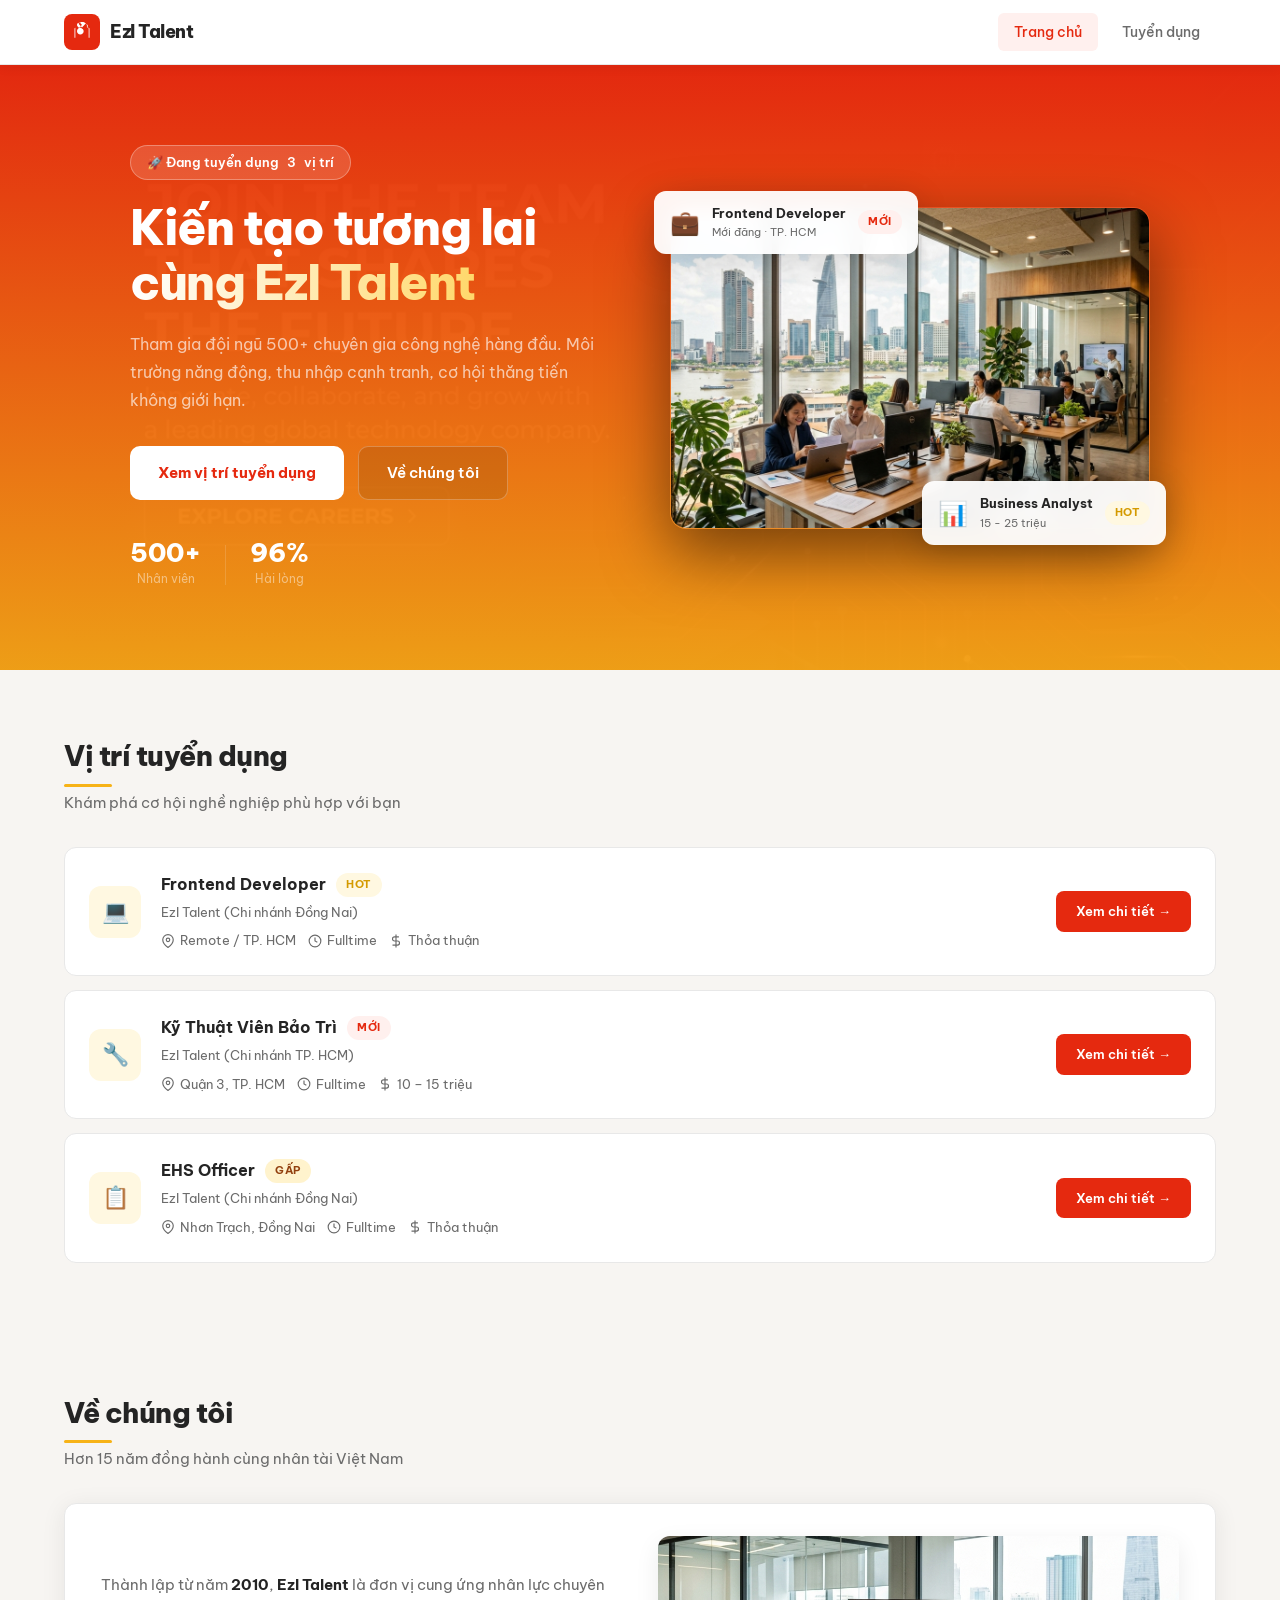
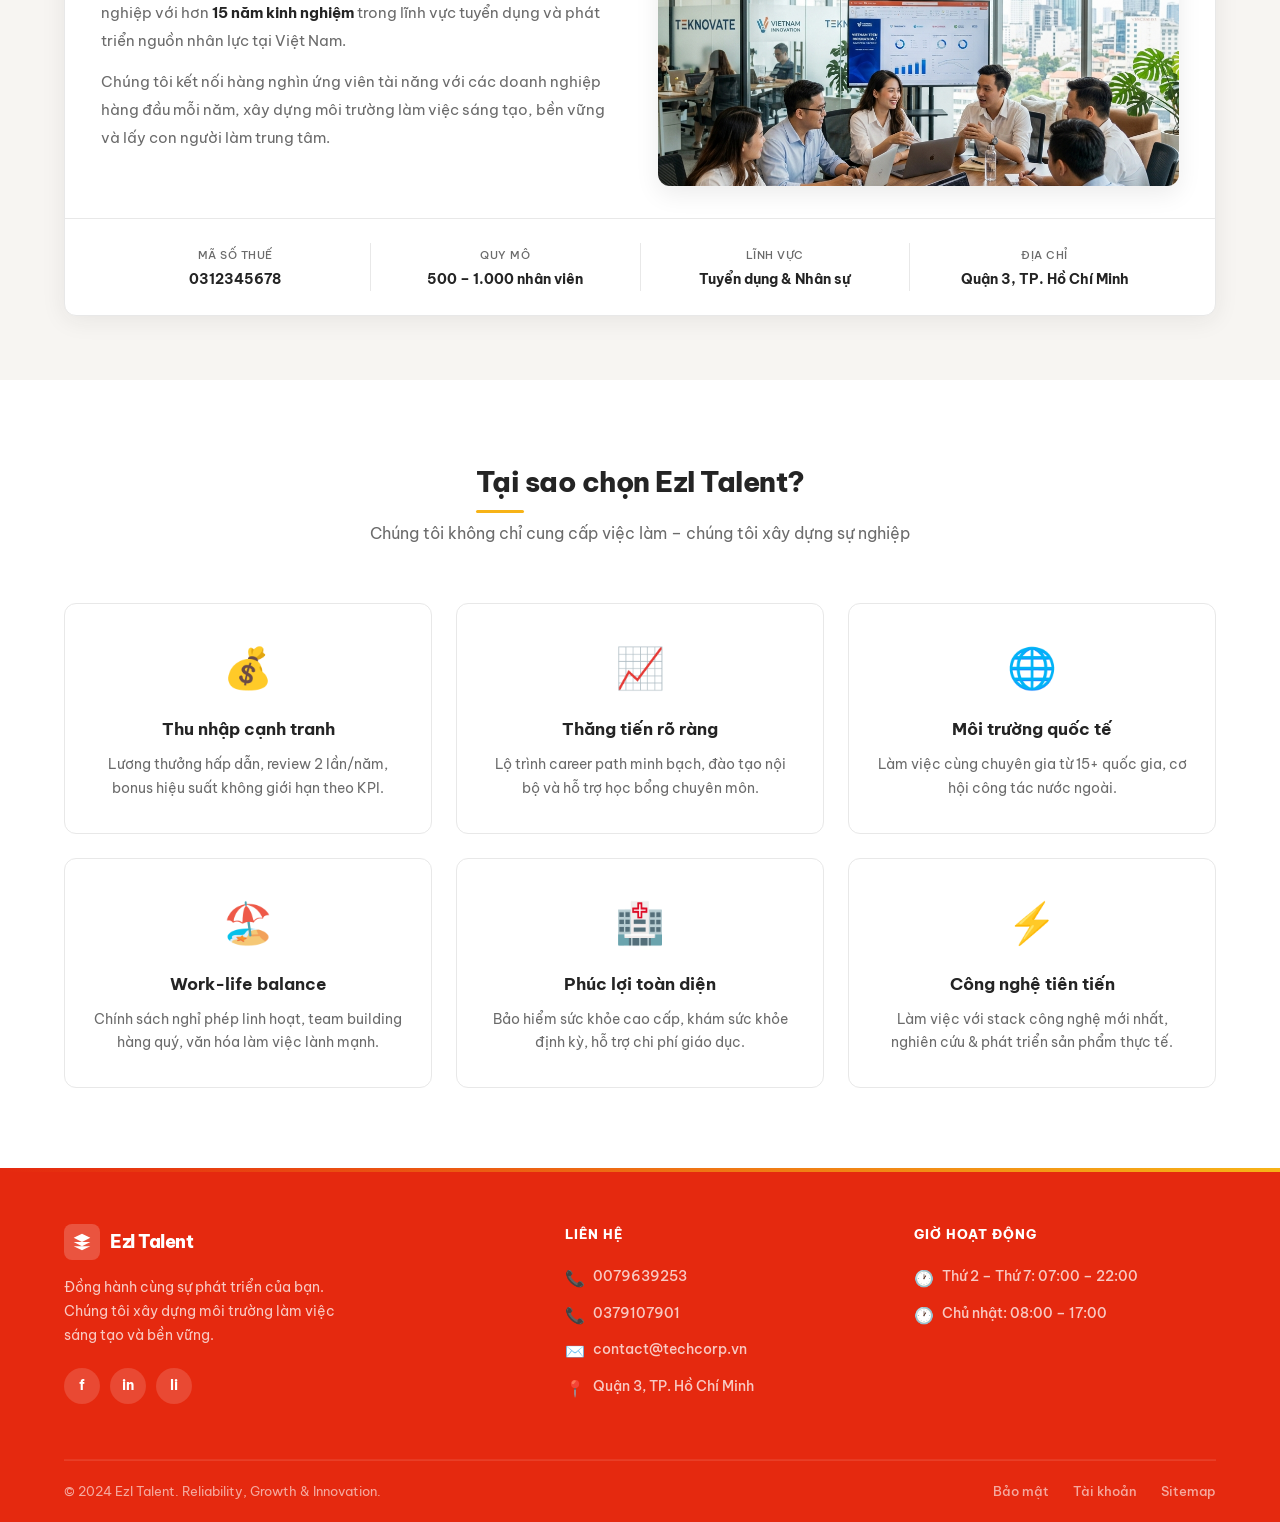
<file: index.html>
<!DOCTYPE html>
<html lang="vi">
<head>
  <meta charset="UTF-8" />
  <meta name="viewport" content="width=device-width, initial-scale=1.0" />
  <title>EzI Talent – Tuyển Dụng Nhân Tài</title>
  <meta name="description" content="EzI Talent tuyển dụng nhân tài công nghệ hàng đầu. Tham gia đội ngũ chuyên nghiệp, môi trường năng động, phát triển không giới hạn." />
  <link rel="stylesheet" href="style.css" />
  <link rel="stylesheet" href="home.css" />
</head>
<body>

<!-- NAVBAR -->
<nav class="navbar">
  <div class="container navbar-inner">
    <a href="index.html" class="logo">
      <div class="logo-icon">
        <svg viewBox="0 0 24 24"><path d="M20 6h-2.18c.07-.44.18-.88.18-1.34C18 2.54 15.46 0 12.34 0c-1.74 0-3.41.81-4.5 2.09L12 6.5l4.16-4.41C17.37 2.04 19 3.34 19 4.66c0 .7-.34 1.34-.85 1.79L17.5 7H20c.55 0 1 .45 1 1v11H3V8c0-.55.45-1 1-1h4.27l-1.25-1.25C6.54 5.29 6 4.5 6 3.6c0-1.49 1.21-2.6 2.66-2.6.84 0 1.62.38 2.13.98L12 3.5l1.21-1.52A3.6 3.6 0 0 1 13.34 2h-.01L6.68 8.75A4.34 4.34 0 0 0 6 11c0 2.21 1.79 4 4 4s4-1.79 4-4c0-.92-.32-1.75-.85-2.42L10.5 7H4V19h16V8c0-1.1-.9-2-2-2z"/></svg>
      </div>
      EzI Talent
    </a>
    <button class="nav-toggle" id="nav-toggle" aria-label="Menu" onclick="toggleNav()">
      <span></span><span></span><span></span>
    </button>
    <div class="nav-links" id="nav-links">
      <a href="index.html" class="active">Trang chủ</a>
      <a href="index.html#jobs">Tuyển dụng</a>
    </div>
  </div>
</nav>

<!-- HERO -->
<section class="hero">
  <div class="hero-bg"></div>
  <div class="hero-overlay"></div>
  <div class="container hero-content">
    <div class="hero-text">
      <div class="hero-eyebrow" id="job-count-eyebrow">🚀 Đang tuyển dụng <span id="job-count">3</span> vị trí</div>
      <h1 class="hero-title">Kiến tạo tương lai<br/><span>cùng EzI Talent</span></h1>
      <p class="hero-desc">Tham gia đội ngũ 500+ chuyên gia công nghệ hàng đầu. Môi trường năng động, thu nhập cạnh tranh, cơ hội thăng tiến không giới hạn.</p>
      <div class="hero-actions">
        <a href="#jobs" class="hero-btn-main">Xem vị trí tuyển dụng</a>
        <a href="#about" class="hero-btn-outline">Về chúng tôi</a>
      </div>
      <div class="hero-stats">
        <div class="hero-stat"><span class="hero-stat-num">500+</span><span class="hero-stat-label">Nhân viên</span></div>

        <div class="hero-stat-divider"></div>
        <div class="hero-stat"><span class="hero-stat-num">96%</span><span class="hero-stat-label">Hài lòng</span></div>
      </div>
    </div>
    <div class="hero-visual">
      <div class="hero-card-float">
        <div class="hcf-icon">💼</div>
        <div><div class="hcf-title">Frontend Developer</div><div class="hcf-sub">Mới đăng · TP. HCM</div></div>
        <span class="badge badge-new">Mới</span>
      </div>
      <div class="hero-card-float hcf2">
        <div class="hcf-icon">📊</div>
        <div><div class="hcf-title">Business Analyst</div><div class="hcf-sub">15 - 25 triệu</div></div>
        <span class="badge badge-hot">Hot</span>
      </div>
      <div class="hero-img-wrap">
        <img src="office_banner.png" alt="EzI Talent office" />
      </div>
    </div>
  </div>
</section>



<!-- JOBS SECTION -->
<section class="jobs-section" id="jobs">
  <div class="container">

    <div class="jobs-header">
      <div>
        <h2 class="section-title">Vị trí tuyển dụng</h2>
        <p class="jobs-subtitle">Khám phá cơ hội nghề nghiệp phù hợp với bạn</p>
      </div>
    </div>

    <div class="jobs-list" id="jobs-list">

      <div class="job-card" data-cat="tech">
        <div class="job-icon">💻</div>
        <div class="job-info">
          <div class="job-title-row">
            <span class="job-title">Frontend Developer</span>
            <span class="badge badge-hot">Hot</span>
          </div>
          <div class="job-company">EzI Talent (Chi nhánh Đồng Nai)</div>
          <div class="job-meta">
            <span class="job-meta-item"><svg viewBox="0 0 24 24" fill="none" stroke="currentColor" stroke-width="2"><path d="M21 10c0 7-9 13-9 13s-9-6-9-13a9 9 0 0 1 18 0z"/><circle cx="12" cy="10" r="3"/></svg>Remote / TP. HCM</span>
            <span class="job-meta-item"><svg viewBox="0 0 24 24" fill="none" stroke="currentColor" stroke-width="2"><circle cx="12" cy="12" r="10"/><polyline points="12,6 12,12 16,14"/></svg>Fulltime</span>
            <span class="job-meta-item"><svg viewBox="0 0 24 24" fill="none" stroke="currentColor" stroke-width="2"><line x1="12" y1="1" x2="12" y2="23"/><path d="M17 5H9.5a3.5 3.5 0 0 0 0 7h5a3.5 3.5 0 0 1 0 7H6"/></svg>Thỏa thuận</span>
          </div>
        </div>
        <a href="job-detail.html" class="btn-detail">Xem chi tiết →</a>
      </div>

      <div class="job-card" data-cat="tech">
        <div class="job-icon">🔧</div>
        <div class="job-info">
          <div class="job-title-row">
            <span class="job-title">Kỹ Thuật Viên Bảo Trì</span>
            <span class="badge badge-new">Mới</span>
          </div>
          <div class="job-company">EzI Talent (Chi nhánh TP. HCM)</div>
          <div class="job-meta">
            <span class="job-meta-item"><svg viewBox="0 0 24 24" fill="none" stroke="currentColor" stroke-width="2"><path d="M21 10c0 7-9 13-9 13s-9-6-9-13a9 9 0 0 1 18 0z"/><circle cx="12" cy="10" r="3"/></svg>Quận 3, TP. HCM</span>
            <span class="job-meta-item"><svg viewBox="0 0 24 24" fill="none" stroke="currentColor" stroke-width="2"><circle cx="12" cy="12" r="10"/><polyline points="12,6 12,12 16,14"/></svg>Fulltime</span>
            <span class="job-meta-item"><svg viewBox="0 0 24 24" fill="none" stroke="currentColor" stroke-width="2"><line x1="12" y1="1" x2="12" y2="23"/><path d="M17 5H9.5a3.5 3.5 0 0 0 0 7h5a3.5 3.5 0 0 1 0 7H6"/></svg>10 – 15 triệu</span>
          </div>
        </div>
        <a href="job-detail.html" class="btn-detail">Xem chi tiết →</a>
      </div>

      <div class="job-card" data-cat="biz">
        <div class="job-icon">📋</div>
        <div class="job-info">
          <div class="job-title-row">
            <span class="job-title">EHS Officer</span>
            <span class="badge badge-urgent">Gấp</span>
          </div>
          <div class="job-company">EzI Talent (Chi nhánh Đồng Nai)</div>
          <div class="job-meta">
            <span class="job-meta-item"><svg viewBox="0 0 24 24" fill="none" stroke="currentColor" stroke-width="2"><path d="M21 10c0 7-9 13-9 13s-9-6-9-13a9 9 0 0 1 18 0z"/><circle cx="12" cy="10" r="3"/></svg>Nhơn Trạch, Đồng Nai</span>
            <span class="job-meta-item"><svg viewBox="0 0 24 24" fill="none" stroke="currentColor" stroke-width="2"><circle cx="12" cy="12" r="10"/><polyline points="12,6 12,12 16,14"/></svg>Fulltime</span>
            <span class="job-meta-item"><svg viewBox="0 0 24 24" fill="none" stroke="currentColor" stroke-width="2"><line x1="12" y1="1" x2="12" y2="23"/><path d="M17 5H9.5a3.5 3.5 0 0 0 0 7h5a3.5 3.5 0 0 1 0 7H6"/></svg>Thỏa thuận</span>
          </div>
        </div>
        <a href="job-detail.html" class="btn-detail">Xem chi tiết →</a>
      </div>


    </div>


  </div>
</section>

<!-- ABOUT US -->
<section class="about-section" id="about">
  <div class="container">

    <div class="jobs-header">
      <div>
        <h2 class="section-title">Về chúng tôi</h2>
        <p class="jobs-subtitle">Hơn 15 năm đồng hành cùng nhân tài Việt Nam</p>
      </div>
    </div>

    <div class="about-card">
      <div class="about-card-body">
        <div class="about-card-content">
          <p class="about-desc">
            Thành lập từ năm <strong>2010</strong>, <strong>EzI Talent</strong> là đơn vị cung ứng nhân lực chuyên nghiệp với hơn <strong>15 năm kinh nghiệm</strong> trong lĩnh vực tuyển dụng và phát triển nguồn nhân lực tại Việt Nam.
          </p>
          <p class="about-desc">
            Chúng tôi kết nối hàng nghìn ứng viên tài năng với các doanh nghiệp hàng đầu mỗi năm, xây dựng môi trường làm việc sáng tạo, bền vững và lấy con người làm trung tâm.
          </p>
        </div>
        <div class="about-card-image">
          <img src="team_photo.png" alt="Đội ngũ EzI Talent" />
        </div>
      </div>
      <div class="about-highlights">
        <div class="about-hl-item">
          <span class="about-hl-label">Mã số thuế</span>
          <span class="about-hl-val">0312345678</span>
        </div>
        <div class="about-hl-divider"></div>
        <div class="about-hl-item">
          <span class="about-hl-label">Quy mô</span>
          <span class="about-hl-val">500 – 1.000 nhân viên</span>
        </div>
        <div class="about-hl-divider"></div>
        <div class="about-hl-item">
          <span class="about-hl-label">Lĩnh vực</span>
          <span class="about-hl-val">Tuyển dụng & Nhân sự</span>
        </div>
        <div class="about-hl-divider"></div>
        <div class="about-hl-item">
          <span class="about-hl-label">Địa chỉ</span>
          <span class="about-hl-val">Quận 3, TP. Hồ Chí Minh</span>
        </div>
      </div>
    </div>

  </div>
</section>

<!-- WHY US -->
<section class="why-section">
  <div class="container">
    <div class="why-header">
      <h2 class="section-title">Tại sao chọn EzI Talent?</h2>
      <p>Chúng tôi không chỉ cung cấp việc làm – chúng tôi xây dựng sự nghiệp</p>
    </div>
    <div class="why-grid">
      <div class="why-card">
        <div class="why-icon">💰</div>
        <h3>Thu nhập cạnh tranh</h3>
        <p>Lương thưởng hấp dẫn, review 2 lần/năm, bonus hiệu suất không giới hạn theo KPI.</p>
      </div>
      <div class="why-card">
        <div class="why-icon">📈</div>
        <h3>Thăng tiến rõ ràng</h3>
        <p>Lộ trình career path minh bạch, đào tạo nội bộ và hỗ trợ học bổng chuyên môn.</p>
      </div>
      <div class="why-card">
        <div class="why-icon">🌐</div>
        <h3>Môi trường quốc tế</h3>
        <p>Làm việc cùng chuyên gia từ 15+ quốc gia, cơ hội công tác nước ngoài.</p>
      </div>
      <div class="why-card">
        <div class="why-icon">🏖️</div>
        <h3>Work-life balance</h3>
        <p>Chính sách nghỉ phép linh hoạt, team building hàng quý, văn hóa làm việc lành mạnh.</p>
      </div>
      <div class="why-card">
        <div class="why-icon">🏥</div>
        <h3>Phúc lợi toàn diện</h3>
        <p>Bảo hiểm sức khỏe cao cấp, khám sức khỏe định kỳ, hỗ trợ chi phí giáo dục.</p>
      </div>
      <div class="why-card">
        <div class="why-icon">⚡</div>
        <h3>Công nghệ tiên tiến</h3>
        <p>Làm việc với stack công nghệ mới nhất, nghiên cứu & phát triển sản phẩm thực tế.</p>
      </div>
    </div>
  </div>
</section>

<!-- FOOTER -->
<footer>
  <div class="container">
    <div class="footer-grid">
      <div class="footer-brand">
        <div class="logo">
          <div class="logo-icon">
            <svg viewBox="0 0 24 24"><path d="M12 2L2 7l10 5 10-5-10-5zM2 17l10 5 10-5M2 12l10 5 10-5"/></svg>
          </div>
          EzI Talent
        </div>
        <p>Đồng hành cùng sự phát triển của bạn. Chúng tôi xây dựng môi trường làm việc sáng tạo và bền vững.</p>
        <div class="footer-socials">
          <a href="#" title="Facebook">f</a>
          <a href="#" title="Instagram">in</a>
          <a href="#" title="LinkedIn">li</a>
        </div>
      </div>

      <div class="footer-col">
        <h4>Liên hệ</h4>
        <div class="contact-item"><span>📞</span> 0079639253</div>
        <div class="contact-item"><span>📞</span> 0379107901</div>
        <div class="contact-item"><span>✉️</span> contact@techcorp.vn</div>
        <div class="contact-item"><span>📍</span> Quận 3, TP. Hồ Chí Minh</div>
      </div>
      <div class="footer-col">
        <h4>Giờ hoạt động</h4>
        <div class="contact-item"><span>🕐</span>Thứ 2 – Thứ 7: 07:00 – 22:00</div>
        <div class="contact-item"><span>🕐</span>Chủ nhật: 08:00 – 17:00</div>
      </div>
    </div>
    <div class="footer-bottom">
      <span>© 2024 EzI Talent. Reliability, Growth & Innovation.</span>
      <div class="footer-bottom-links">
        <a href="#">Bảo mật</a>
        <a href="#">Tài khoản</a>
        <a href="#">Sitemap</a>
      </div>
    </div>
  </div>
</footer>

<script>


// Auto-count job listings
(function() {
  const count = document.querySelectorAll('#jobs-list .job-card').length;
  const el = document.getElementById('job-count');
  if (el && count > 0) el.textContent = count;
})();

// Animate on scroll
const observer = new IntersectionObserver(entries => {
  entries.forEach(e => { if(e.isIntersecting) { e.target.classList.add('visible'); }});
}, { threshold: 0.1 });
document.querySelectorAll('.job-card, .why-card, .stat-item').forEach(el => {
  el.style.opacity = '0'; el.style.transform = 'translateY(20px)';
  el.style.transition = 'opacity 0.5s ease, transform 0.5s ease';
  observer.observe(el);
});
document.addEventListener('DOMContentLoaded', () => {
  document.querySelectorAll('.visible').forEach(el => {
    el.style.opacity = '1'; el.style.transform = 'translateY(0)';
  });
});
const obs2 = new IntersectionObserver(entries => {
  entries.forEach(e => {
    if(e.isIntersecting) { e.target.style.opacity='1'; e.target.style.transform='translateY(0)'; }
  });
}, { threshold: 0.1, rootMargin: '0px 0px -50px 0px' });
document.querySelectorAll('.job-card, .why-card').forEach(el => obs2.observe(el));
</script>
<script>
function toggleNav() {
  const btn = document.getElementById("nav-toggle");
  const links = document.getElementById("nav-links");
  btn.classList.toggle("open");
  links.classList.toggle("open");
}
// Close nav when a link is clicked
document.querySelectorAll(".nav-links a").forEach(a => {
  a.addEventListener("click", () => {
    document.getElementById("nav-toggle").classList.remove("open");
    document.getElementById("nav-links").classList.remove("open");
  });
});
</script>
</body>
</html>
</file>
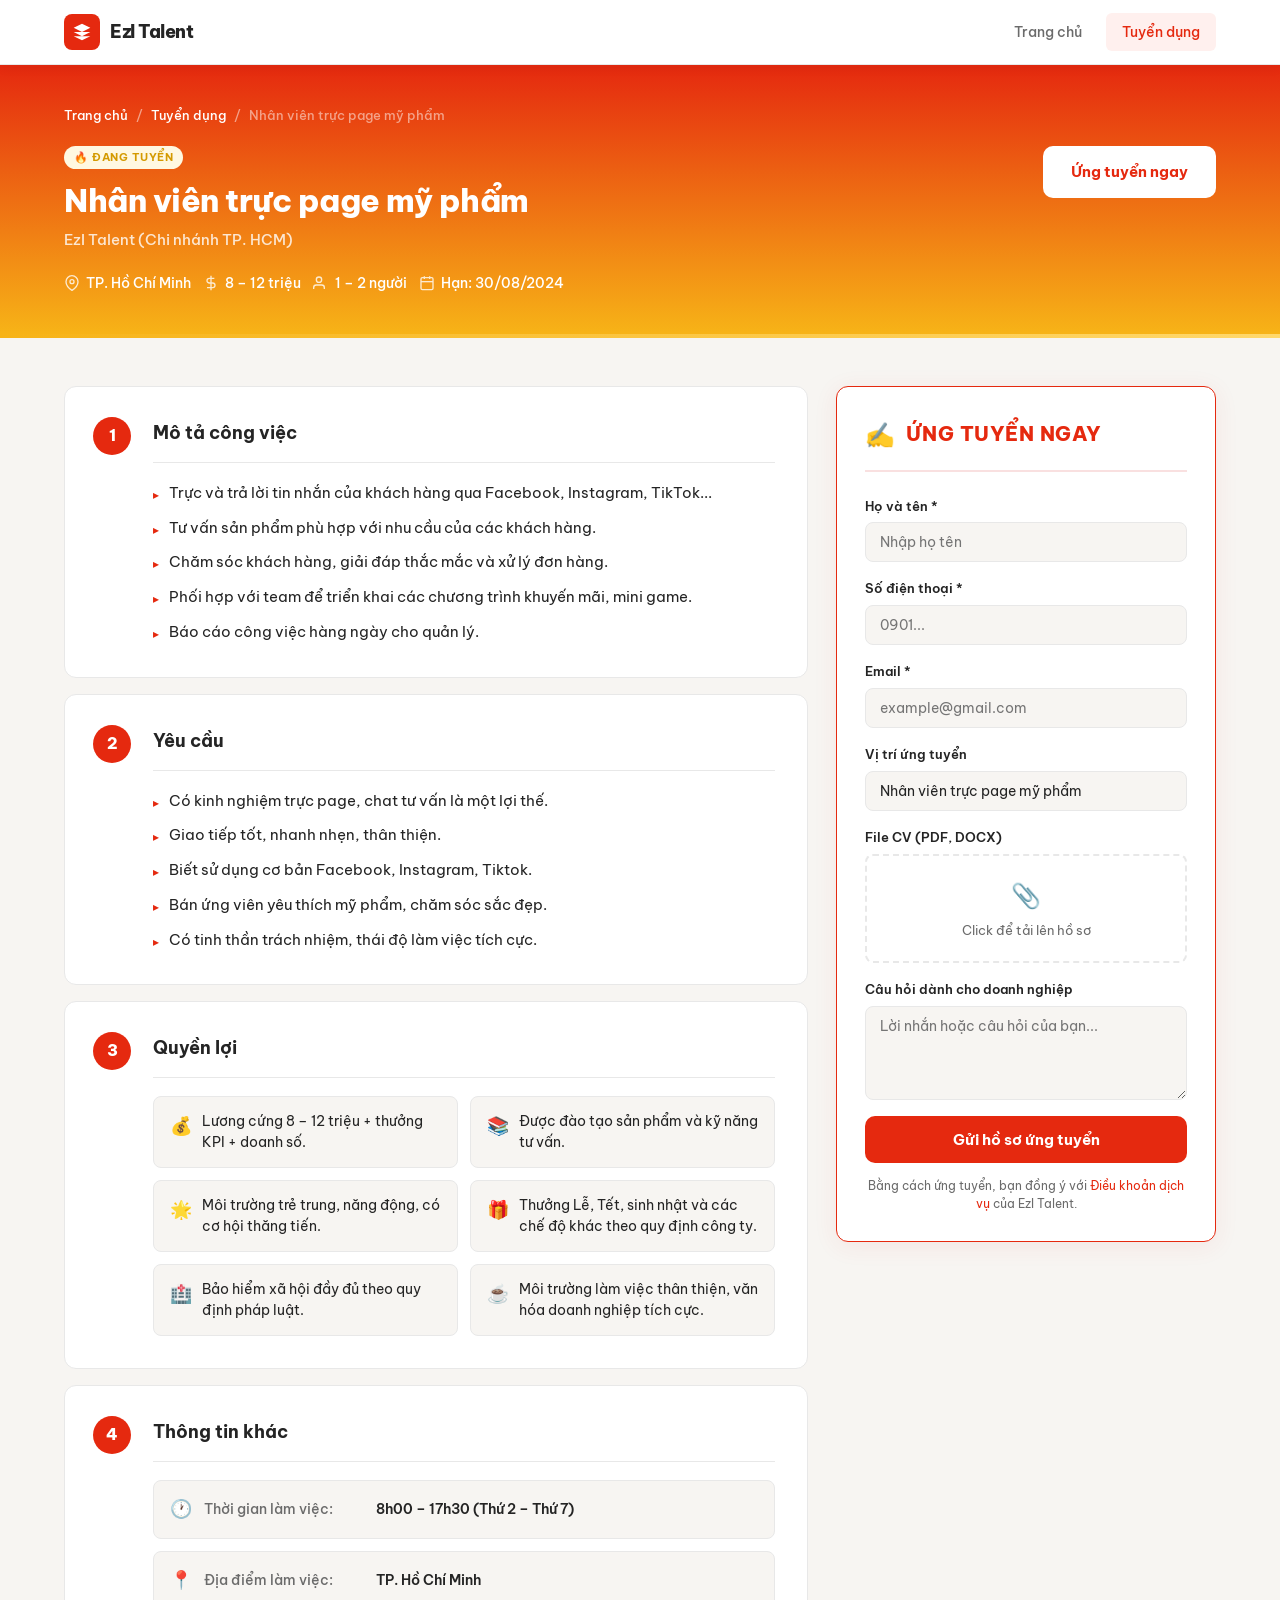
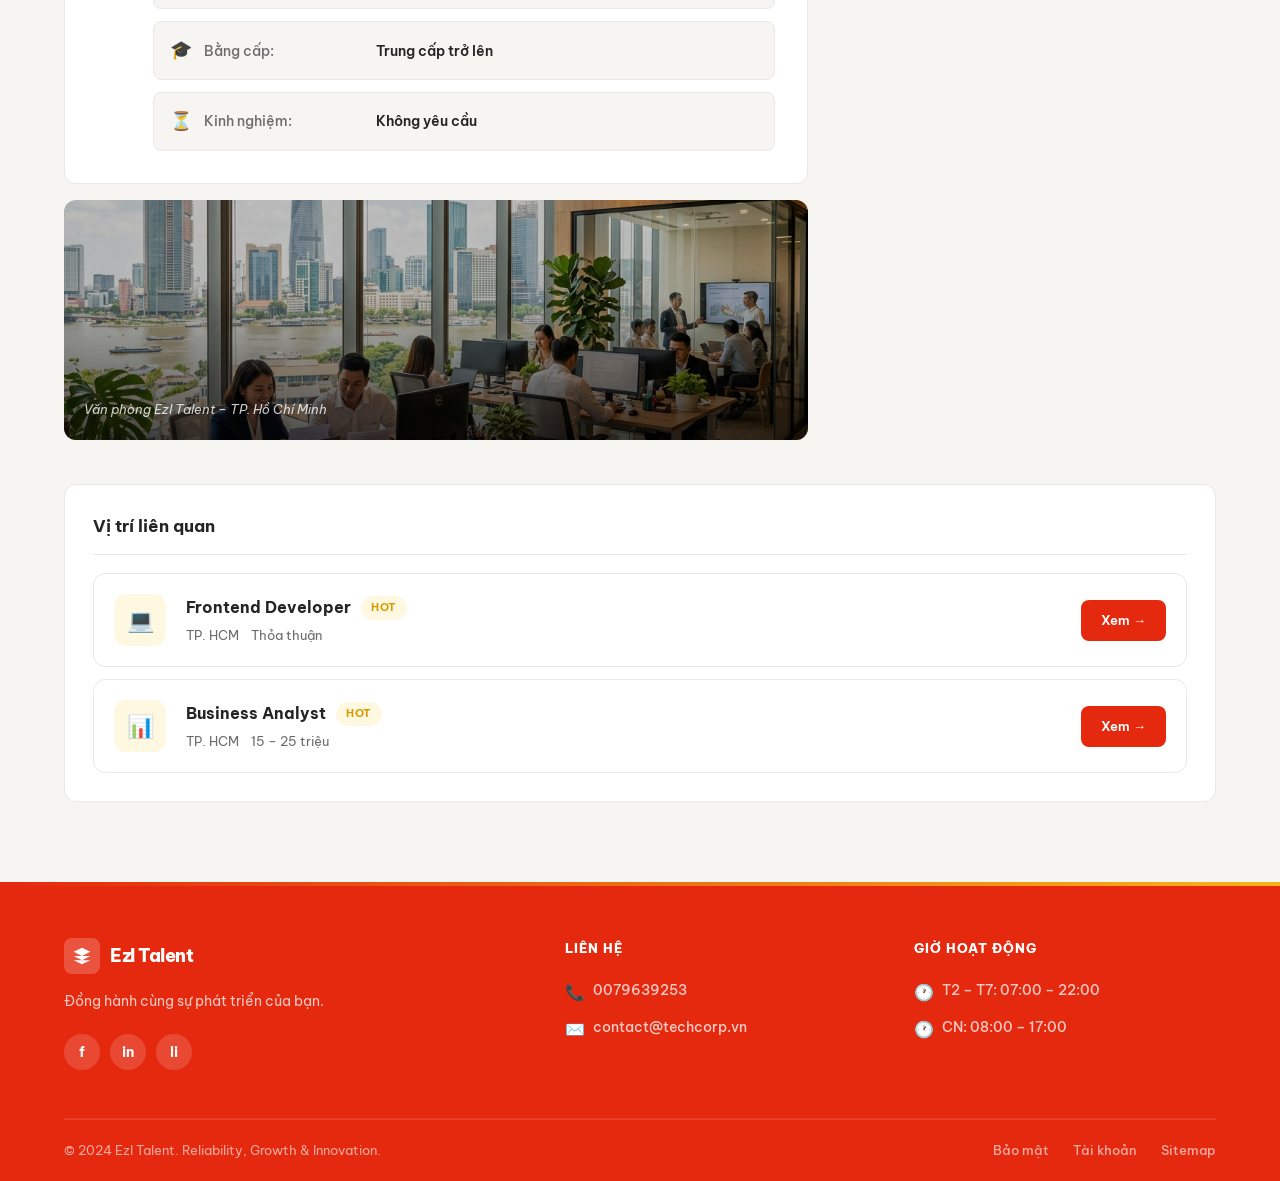
<file: job-detail.html>
<!DOCTYPE html>
<html lang="vi">

<head>
  <meta charset="UTF-8" />
  <meta name="viewport" content="width=device-width, initial-scale=1.0" />
  <title>Nhân viên trực page mỹ phẩm – EzI Talent</title>
  <meta name="description"
    content="Tuyển dụng Nhân viên trực page mỹ phẩm tại EzI Talent. Mức lương 8–12 triệu, TP. Hồ Chí Minh, fulltime." />
  <link rel="stylesheet" href="style.css" />
  <link rel="stylesheet" href="job-detail.css" />
</head>

<body>

  <!-- NAVBAR -->
  <nav class="navbar">
    <div class="container navbar-inner">
      <a href="index.html" class="logo">
        <div class="logo-icon">
          <svg viewBox="0 0 24 24" fill="white">
            <path d="M12 2L2 7l10 5 10-5-10-5zM2 17l10 5 10-5M2 12l10 5 10-5" />
          </svg>
        </div>
        EzI Talent
      </a>
      <button class="nav-toggle" id="nav-toggle" aria-label="Menu" onclick="toggleNav()">
        <span></span><span></span><span></span>
      </button>
      <div class="nav-links" id="nav-links">
        <a href="index.html">Trang chủ</a>
        <a href="index.html#jobs" class="active">Tuyển dụng</a>
      </div>
    </div>
  </nav>

  <!-- JOB HEADER -->
  <section class="jd-header">
    <div class="container">
      <div class="jd-breadcrumb">
        <a href="index.html">Trang chủ</a> <span>/</span>
        <a href="index.html#jobs">Tuyển dụng</a> <span>/</span>
        <span>Nhân viên trực page mỹ phẩm</span>
      </div>
      <div class="jd-header-inner">
        <div class="jd-header-left">
          <div class="jd-badge-row">
            <span class="badge badge-hot">🔥 Đang tuyển</span>
          </div>
          <h1 class="jd-title">Nhân viên trực page mỹ phẩm</h1>
          <div class="jd-company">EzI Talent (Chi nhánh TP. HCM)</div>
          <div class="jd-meta-bar">
            <div class="jd-meta-item">
              <svg width="16" height="16" viewBox="0 0 24 24" fill="none" stroke="currentColor" stroke-width="2">
                <path d="M21 10c0 7-9 13-9 13s-9-6-9-13a9 9 0 0 1 18 0z" />
                <circle cx="12" cy="10" r="3" />
              </svg>
              <span>TP. Hồ Chí Minh</span>
            </div>
            <div class="jd-meta-item">
              <svg width="16" height="16" viewBox="0 0 24 24" fill="none" stroke="currentColor" stroke-width="2">
                <line x1="12" y1="1" x2="12" y2="23" />
                <path d="M17 5H9.5a3.5 3.5 0 0 0 0 7h5a3.5 3.5 0 0 1 0 7H6" />
              </svg>
              <span>8 – 12 triệu</span>
            </div>

            <div class="jd-meta-item">
              <svg width="16" height="16" viewBox="0 0 24 24" fill="none" stroke="currentColor" stroke-width="2">
                <path d="M17 21v-2a4 4 0 0 0-4-4H5a4 4 0 0 0-4 4v2" />
                <circle cx="9" cy="7" r="4" />
              </svg>
              <span>1 – 2 người</span>
            </div>
            <div class="jd-meta-item">
              <svg width="16" height="16" viewBox="0 0 24 24" fill="none" stroke="currentColor" stroke-width="2">
                <rect x="3" y="4" width="18" height="18" rx="2" ry="2" />
                <line x1="16" y1="2" x2="16" y2="6" />
                <line x1="8" y1="2" x2="8" y2="6" />
                <line x1="3" y1="10" x2="21" y2="10" />
              </svg>
              <span>Hạn: 30/08/2024</span>
            </div>
          </div>
        </div>
        <div class="jd-header-actions">
          <a href="#apply-form" class="jd-btn-apply">Ứng tuyển ngay</a>
        </div>
      </div>
    </div>
  </section>

  <!-- MAIN CONTENT -->
  <div class="jd-container">
    <div class="container">
      <div class="jd-layout">

        <!-- LEFT: JOB DETAIL -->
        <div class="jd-body">

          <!-- SECTION: Mô tả -->
          <div class="jd-section">
            <div class="jd-section-num">1</div>
            <div class="jd-section-content">
              <h2 class="jd-section-title">Mô tả công việc</h2>
              <ul class="jd-list">
                <li>Trực và trả lời tin nhắn của khách hàng qua Facebook, Instagram, TikTok...</li>
                <li>Tư vấn sản phẩm phù hợp với nhu cầu của các khách hàng.</li>
                <li>Chăm sóc khách hàng, giải đáp thắc mắc và xử lý đơn hàng.</li>
                <li>Phối hợp với team để triển khai các chương trình khuyến mãi, mini game.</li>
                <li>Báo cáo công việc hàng ngày cho quản lý.</li>
              </ul>
            </div>
          </div>

          <!-- SECTION: Yêu cầu -->
          <div class="jd-section">
            <div class="jd-section-num">2</div>
            <div class="jd-section-content">
              <h2 class="jd-section-title">Yêu cầu</h2>
              <ul class="jd-list">
                <li>Có kinh nghiệm trực page, chat tư vấn là một lợi thế.</li>
                <li>Giao tiếp tốt, nhanh nhẹn, thân thiện.</li>
                <li>Biết sử dụng cơ bản Facebook, Instagram, Tiktok.</li>
                <li>Bán ứng viên yêu thích mỹ phẩm, chăm sóc sắc đẹp.</li>
                <li>Có tinh thần trách nhiệm, thái độ làm việc tích cực.</li>
              </ul>
            </div>
          </div>

          <!-- SECTION: Quyền lợi -->
          <div class="jd-section">
            <div class="jd-section-num">3</div>
            <div class="jd-section-content">
              <h2 class="jd-section-title">Quyền lợi</h2>
              <div class="jd-benefits">
                <div class="jd-benefit-item">
                  <span class="jb-icon">💰</span>
                  <span>Lương cứng 8 – 12 triệu + thưởng KPI + doanh số.</span>
                </div>
                <div class="jd-benefit-item">
                  <span class="jb-icon">📚</span>
                  <span>Được đào tạo sản phẩm và kỹ năng tư vấn.</span>
                </div>
                <div class="jd-benefit-item">
                  <span class="jb-icon">🌟</span>
                  <span>Môi trường trẻ trung, năng động, có cơ hội thăng tiến.</span>
                </div>
                <div class="jd-benefit-item">
                  <span class="jb-icon">🎁</span>
                  <span>Thưởng Lễ, Tết, sinh nhật và các chế độ khác theo quy định công ty.</span>
                </div>
                <div class="jd-benefit-item">
                  <span class="jb-icon">🏥</span>
                  <span>Bảo hiểm xã hội đầy đủ theo quy định pháp luật.</span>
                </div>
                <div class="jd-benefit-item">
                  <span class="jb-icon">☕</span>
                  <span>Môi trường làm việc thân thiện, văn hóa doanh nghiệp tích cực.</span>
                </div>
              </div>
            </div>
          </div>

          <!-- SECTION: Thông tin khác -->
          <div class="jd-section">
            <div class="jd-section-num">4</div>
            <div class="jd-section-content">
              <h2 class="jd-section-title">Thông tin khác</h2>
              <div class="jd-info-table">
                <div class="jd-info-row">
                  <span class="jit-icon">🕐</span>
                  <span class="jit-label">Thời gian làm việc:</span>
                  <span class="jit-value">8h00 – 17h30 (Thứ 2 – Thứ 7)</span>
                </div>
                <div class="jd-info-row">
                  <span class="jit-icon">📍</span>
                  <span class="jit-label">Địa điểm làm việc:</span>
                  <span class="jit-value">TP. Hồ Chí Minh</span>
                </div>

                <div class="jd-info-row">
                  <span class="jit-icon">🎓</span>
                  <span class="jit-label">Bằng cấp:</span>
                  <span class="jit-value">Trung cấp trở lên</span>
                </div>
                <div class="jd-info-row">
                  <span class="jit-icon">⏳</span>
                  <span class="jit-label">Kinh nghiệm:</span>
                  <span class="jit-value">Không yêu cầu</span>
                </div>
              </div>
            </div>
          </div>

          <!-- OFFICE PHOTO -->
          <div class="jd-office-photo">
            <img src="office_banner.png" alt="Văn phòng EzI Talent" />
            <div class="jop-overlay"><span>Văn phòng EzI Talent – TP. Hồ Chí Minh</span></div>
          </div>

        </div>

        <!-- RIGHT: APPLY FORM -->
        <div class="jd-sidebar">

        </div>

        <!-- APPLY FORM (direct child of jd-layout for ordering) -->
        <div class="apply-form-card" id="apply-form">
          <h3 class="apply-title">Ứng tuyển ngay</h3>
          <form id="apply-form-el" onsubmit="handleApply(event)">
            <div class="af-group">
              <label>Họ và tên *</label>
              <input type="text" id="af-name" placeholder="Nhập họ tên" required />
            </div>
            <div class="af-group">
              <label>Số điện thoại *</label>
              <input type="tel" id="af-phone" placeholder="0901..." required />
            </div>
            <div class="af-group">
              <label>Email *</label>
              <input type="email" id="af-email" placeholder="example@gmail.com" required />
            </div>
            <div class="af-group">
              <label>Vị trí ứng tuyển</label>
              <input type="text" id="af-pos" value="Nhân viên trực page mỹ phẩm" readonly />
            </div>
            <div class="af-group">
              <label>File CV (PDF, DOCX)</label>
              <div class="af-upload" onclick="document.getElementById('af-file').click()">
                <input type="file" id="af-file" accept=".pdf,.docx,.doc" style="display:none"
                  onchange="showFile(this)" />
                <div class="af-upload-inner" id="af-upload-inner">
                  <span class="af-upload-icon">📎</span>
                  <span id="af-file-label">Click để tải lên hồ sơ</span>
                </div>
              </div>
            </div>
            <div class="af-group">
              <label>Câu hỏi dành cho doanh nghiệp</label>
              <textarea id="af-msg" rows="4" placeholder="Lời nhắn hoặc câu hỏi của bạn..."></textarea>
            </div>
            <button type="submit" class="af-submit">Gửi hồ sơ ứng tuyển</button>
            <div id="af-success" class="af-success" style="display:none;">
              🎉 Hồ sơ đã được gửi thành công! Chúng tôi sẽ liên hệ bạn trong 1–3 ngày làm việc.
            </div>
            <p class="af-note">Bằng cách ứng tuyển, bạn đồng ý với <a href="#">Điều khoản dịch vụ</a> của EzI Talent.</p>
          </form>
        </div>

        <!-- RELATED JOBS -->
        <div class="jd-related">
          <h3>Vị trí liên quan</h3>
          <div class="jd-related-list">
            <div class="job-card" style="padding:20px;">
              <div class="job-icon">💻</div>
              <div class="job-info">
                <div class="job-title-row"><span class="job-title">Frontend Developer</span><span class="badge badge-hot">Hot</span></div>
                <div class="job-meta">
                  <span class="job-meta-item">TP. HCM</span>
                  <span class="job-meta-item">Thỏa thuận</span>
                </div>
              </div>
              <a href="job-detail.html" class="btn-detail">Xem →</a>
            </div>
            <div class="job-card" style="padding:20px;">
              <div class="job-icon">📊</div>
              <div class="job-info">
                <div class="job-title-row"><span class="job-title">Business Analyst</span><span class="badge badge-hot">Hot</span></div>
                <div class="job-meta">
                  <span class="job-meta-item">TP. HCM</span>
                  <span class="job-meta-item">15 – 25 triệu</span>
                </div>
              </div>
              <a href="job-detail.html" class="btn-detail">Xem →</a>
            </div>
          </div>
        </div>

      </div>
    </div>
  </div>

  <!-- FOOTER -->
  <footer>
    <div class="container">
      <div class="footer-grid">
        <div class="footer-brand">
          <div class="logo">
            <div class="logo-icon"><svg viewBox="0 0 24 24" fill="white">
                <path d="M12 2L2 7l10 5 10-5-10-5zM2 17l10 5 10-5M2 12l10 5 10-5" />
              </svg></div>
            EzI Talent
          </div>
          <p>Đồng hành cùng sự phát triển của bạn.</p>
          <div class="footer-socials">
            <a href="#">f</a><a href="#">in</a><a href="#">li</a>
          </div>
        </div>

        <div class="footer-col">
          <h4>Liên hệ</h4>
          <div class="contact-item"><span>📞</span> 0079639253</div>
          <div class="contact-item"><span>✉️</span> contact@techcorp.vn</div>
        </div>
        <div class="footer-col">
          <h4>Giờ hoạt động</h4>
          <div class="contact-item"><span>🕐</span>T2 – T7: 07:00 – 22:00</div>
          <div class="contact-item"><span>🕐</span>CN: 08:00 – 17:00</div>
        </div>
      </div>
      <div class="footer-bottom">
        <span>© 2024 EzI Talent. Reliability, Growth & Innovation.</span>
        <div class="footer-bottom-links">
          <a href="#">Bảo mật</a><a href="#">Tài khoản</a><a href="#">Sitemap</a>
        </div>
      </div>
    </div>
  </footer>

  <script>
    function handleApply(e) {
      e.preventDefault();
      const btn = e.target.querySelector('.af-submit');
      btn.textContent = 'Đang gửi...';
      btn.disabled = true;
      setTimeout(() => {
        document.getElementById('af-success').style.display = 'block';
        e.target.reset();
        document.getElementById('af-pos').value = 'Nhân viên trực page mỹ phẩm';
        document.getElementById('af-file-label').textContent = 'Click để tải lên hồ sơ';
        btn.textContent = 'Gửi hồ sơ ứng tuyển';
        btn.disabled = false;
      }, 1200);
    }

    function showFile(input) {
      if (input.files && input.files[0]) {
        document.getElementById('af-file-label').textContent = '✅ ' + input.files[0].name;
      }
    }


  </script>
  <script>
    function toggleNav() {
      const btn = document.getElementById("nav-toggle");
      const links = document.getElementById("nav-links");
      btn.classList.toggle("open");
      links.classList.toggle("open");
    }
    document.querySelectorAll(".nav-links a").forEach(a => {
      a.addEventListener("click", () => {
        document.getElementById("nav-toggle").classList.remove("open");
        document.getElementById("nav-links").classList.remove("open");
      });
    });
  </script>
</body>

</html>
</file>
<file: style.css>
@import url('https://fonts.googleapis.com/css2?family=Be+Vietnam+Pro:ital,wght@0,300;0,400;0,500;0,600;0,700;0,800;1,400&display=swap');

:root {
  --primary: #E5290F;
  --primary-dark: #B71C0A;
  --primary-light: #FFF0EE;
  --secondary: #F7B317;
  --secondary-dark: #D49A00;
  --secondary-light: #FFF8E1;
  --tertiary: #FFD86B;
  --dark: #242424;
  --text: #242424;
  --text-light: #6B6B6B;
  --border: #E8E8E8;
  --bg: #F7F5F2;
  --white: #FFFFFF;
  --shadow: 0 4px 24px rgba(36, 36, 36, 0.08);
  --shadow-hover: 0 8px 40px rgba(229, 41, 15, 0.15);
  --radius: 12px;
  --radius-sm: 6px;
  --transition: all 0.3s cubic-bezier(0.4, 0, 0.2, 1);
}

* {
  margin: 0;
  padding: 0;
  box-sizing: border-box;
}

html {
  scroll-behavior: smooth;
}

body {
  font-family: 'Be Vietnam Pro', sans-serif;
  color: var(--text);
  background: var(--white);
  line-height: 1.6;
  font-size: 15px;
}

a {
  text-decoration: none;
  color: inherit;
}

ul {
  list-style: none;
}

img {
  max-width: 100%;
  display: block;
}

.container {
  max-width: 1200px;
  margin: 0 auto;
  padding: 0 24px;
}

/* ===== NAVBAR ===== */
.navbar {
  position: sticky;
  top: 0;
  z-index: 1000;
  background: var(--white);
  border-bottom: 1px solid var(--border);
  box-shadow: 0 2px 12px rgba(36, 36, 36, 0.06);
}

.navbar-inner {
  display: flex;
  align-items: center;
  justify-content: space-between;
  height: 64px;
}

.logo {
  display: flex;
  align-items: center;
  gap: 10px;
  font-weight: 800;
  font-size: 18px;
  color: var(--dark);
  letter-spacing: -0.5px;
  flex-shrink: 0;
}

.logo-icon {
  width: 36px;
  height: 36px;
  background: var(--primary);
  border-radius: 8px;
  display: flex;
  align-items: center;
  justify-content: center;
  flex-shrink: 0;
}

.logo-icon svg {
  width: 20px;
  height: 20px;
  fill: white;
}

.nav-links {
  display: flex;
  align-items: center;
  gap: 8px;
}

.nav-links a {
  padding: 8px 16px;
  border-radius: var(--radius-sm);
  font-weight: 500;
  font-size: 14px;
  color: var(--text-light);
  transition: var(--transition);
}

.nav-links a:hover,
.nav-links a.active {
  color: var(--primary);
  background: var(--primary-light);
}

/* Hamburger button */
.nav-toggle {
  display: none;
  flex-direction: column;
  justify-content: center;
  align-items: center;
  gap: 5px;
  width: 40px;
  height: 40px;
  background: none;
  border: none;
  cursor: pointer;
  padding: 6px;
  border-radius: var(--radius-sm);
  transition: var(--transition);
}

.nav-toggle:hover {
  background: var(--primary-light);
}

.nav-toggle span {
  display: block;
  width: 22px;
  height: 2px;
  background: var(--dark);
  border-radius: 2px;
  transition: var(--transition);
}

.nav-toggle.open span:nth-child(1) {
  transform: translateY(7px) rotate(45deg);
}
.nav-toggle.open span:nth-child(2) {
  opacity: 0;
}
.nav-toggle.open span:nth-child(3) {
  transform: translateY(-7px) rotate(-45deg);
}

.btn-primary {
  background: var(--primary);
  color: var(--white) !important;
  padding: 10px 22px !important;
  border-radius: 8px !important;
  font-weight: 600 !important;
  font-size: 14px !important;
  transition: var(--transition) !important;
  border: none;
  cursor: pointer;
}

.btn-primary:hover {
  background: var(--primary-dark) !important;
  transform: translateY(-1px);
  box-shadow: 0 4px 16px rgba(229, 41, 15, 0.3) !important;
  color: white !important;
}

/* ===== BADGE ===== */
.badge {
  display: inline-flex;
  align-items: center;
  padding: 3px 10px;
  border-radius: 20px;
  font-size: 11px;
  font-weight: 700;
  letter-spacing: 0.5px;
  text-transform: uppercase;
  white-space: nowrap;
}

.badge-hot {
  background: var(--secondary-light);
  color: var(--secondary-dark);
}

.badge-new {
  background: var(--primary-light);
  color: var(--primary);
}

.badge-urgent {
  background: #FFF3CD;
  color: #92400E;
}

/* ===== FOOTER ===== */
footer {
  background: var(--primary);
  color: rgba(255, 255, 255, 0.85);
  padding-top: 56px;
  position: relative;
}

footer::before {
  content: '';
  position: absolute;
  top: 0;
  left: 0;
  right: 0;
  height: 4px;
  background: linear-gradient(90deg, var(--primary), var(--secondary));
}

.footer-grid {
  display: grid;
  grid-template-columns: 1.5fr 1fr 1fr;
  gap: 48px;
  padding-bottom: 48px;
  border-bottom: 1px solid rgba(255, 255, 255, 0.08);
}

.footer-brand .logo {
  color: white;
  margin-bottom: 16px;
}

.footer-brand .logo-icon {
  background: rgba(255, 255, 255, 0.2);
}

.footer-brand p {
  font-size: 14px;
  line-height: 1.7;
  color: rgba(255, 255, 255, 0.75);
  max-width: 280px;
}

.footer-socials {
  display: flex;
  gap: 10px;
  margin-top: 20px;
}

.footer-socials a {
  width: 36px;
  height: 36px;
  border-radius: 50%;
  background: rgba(255, 255, 255, 0.15);
  color: white;
  display: flex;
  align-items: center;
  justify-content: center;
  transition: var(--transition);
  font-size: 14px;
  font-weight: 700;
}

.footer-socials a:hover {
  background: white;
  color: var(--primary);
  transform: translateY(-2px);
}

.footer-col h4 {
  font-size: 13px;
  font-weight: 800;
  text-transform: uppercase;
  letter-spacing: 1px;
  color: white;
  margin-bottom: 20px;
}

.footer-col ul li {
  margin-bottom: 10px;
}

.footer-col ul li a {
  font-size: 14px;
  color: rgba(255, 255, 255, 0.75);
  transition: var(--transition);
  font-weight: 500;
}

.footer-col ul li a:hover {
  color: var(--secondary);
  padding-left: 4px;
}

.footer-col .contact-item {
  display: flex;
  align-items: flex-start;
  gap: 8px;
  margin-bottom: 10px;
  font-size: 14px;
  font-weight: 500;
  color: rgba(255, 255, 255, 0.75);
}

.footer-col .contact-item span {
  font-size: 16px;
  margin-top: 1px;
  color: white;
}

.footer-bottom {
  display: flex;
  align-items: center;
  justify-content: space-between;
  padding: 20px 0;
  font-size: 13px;
  color: rgba(255, 255, 255, 0.6);
  border-top: 1px solid rgba(255, 255, 255, 0.1);
  flex-wrap: wrap;
  gap: 12px;
}

.footer-bottom-links {
  display: flex;
  gap: 24px;
  font-weight: 500;
  flex-wrap: wrap;
}

.footer-bottom-links a {
  color: rgba(255, 255, 255, 0.6);
  transition: var(--transition);
}

.footer-bottom-links a:hover {
  color: var(--secondary);
}

/* ===== JOB CARD ===== */
.job-card {
  background: white;
  border: 1px solid var(--border);
  border-radius: var(--radius);
  padding: 24px;
  display: flex;
  align-items: center;
  gap: 20px;
  transition: var(--transition);
  position: relative;
  overflow: hidden;
}

.job-card::before {
  content: '';
  position: absolute;
  left: 0;
  top: 0;
  bottom: 0;
  width: 3px;
  background: var(--secondary);
  transform: scaleY(0);
  transition: var(--transition);
  border-radius: 3px 0 0 3px;
}

.job-card:hover {
  box-shadow: var(--shadow-hover);
  transform: translateY(-2px);
  border-color: rgba(229, 41, 15, 0.2);
}

.job-card:hover::before {
  transform: scaleY(1);
}

.job-icon {
  width: 52px;
  height: 52px;
  flex-shrink: 0;
  background: var(--secondary-light);
  border-radius: 12px;
  display: flex;
  align-items: center;
  justify-content: center;
  font-size: 22px;
}

.job-info {
  flex: 1;
  min-width: 0;
}

.job-title-row {
  display: flex;
  align-items: center;
  gap: 10px;
  margin-bottom: 4px;
  flex-wrap: wrap;
}

.job-title {
  font-size: 16px;
  font-weight: 700;
  color: var(--dark);
  transition: var(--transition);
}

.job-card:hover .job-title {
  color: var(--primary);
}

.job-company {
  font-size: 13px;
  color: var(--text-light);
  margin-bottom: 8px;
  white-space: nowrap;
  overflow: hidden;
  text-overflow: ellipsis;
}

.job-meta {
  display: flex;
  gap: 12px;
  flex-wrap: wrap;
}

.job-meta-item {
  display: flex;
  align-items: center;
  gap: 5px;
  font-size: 13px;
  color: var(--text-light);
  white-space: nowrap;
}

.job-meta-item svg {
  width: 14px;
  height: 14px;
  flex-shrink: 0;
}

.btn-detail {
  background: var(--primary);
  color: white;
  padding: 10px 20px;
  border-radius: 8px;
  font-weight: 600;
  font-size: 13px;
  white-space: nowrap;
  transition: var(--transition);
  border: none;
  cursor: pointer;
  display: inline-flex;
  align-items: center;
  gap: 6px;
  flex-shrink: 0;
}

.btn-detail:hover {
  background: var(--primary-dark);
  transform: translateY(-1px);
  box-shadow: 0 4px 14px rgba(229, 41, 15, 0.35);
}

/* ===== SECTION TITLE ===== */
.section-title {
  font-size: 28px;
  font-weight: 800;
  color: var(--dark);
  letter-spacing: -0.5px;
  position: relative;
  display: inline-block;
}

.section-title::after {
  content: '';
  position: absolute;
  left: 0;
  bottom: -8px;
  width: 48px;
  height: 3px;
  background: var(--secondary);
  border-radius: 2px;
}

/* ===== RESPONSIVE ===== */

/* Tablet: 768px - 1024px */
@media (max-width: 1024px) {
  .footer-grid {
    grid-template-columns: 1fr 1fr;
    gap: 32px;
  }
}

/* Mobile: <= 768px */
@media (max-width: 768px) {
  .container {
    padding: 0 16px;
  }

  /* Navbar mobile */
  .nav-toggle {
    display: flex;
  }

  .nav-links {
    display: none;
    position: absolute;
    top: 64px;
    left: 0;
    right: 0;
    background: white;
    border-bottom: 1px solid var(--border);
    box-shadow: 0 8px 24px rgba(0,0,0,0.1);
    flex-direction: column;
    padding: 12px 16px;
    gap: 4px;
    z-index: 999;
  }

  .nav-links.open {
    display: flex;
  }

  .nav-links a {
    padding: 12px 16px;
    font-size: 15px;
    border-radius: var(--radius-sm);
  }

  /* Job card mobile */
  .job-card {
    flex-wrap: wrap;
    padding: 16px;
    gap: 12px;
  }

  .job-icon {
    width: 44px;
    height: 44px;
    font-size: 20px;
  }

  .job-info {
    flex: 1;
    min-width: 0;
  }

  .job-title {
    font-size: 14px;
  }

  .job-meta {
    gap: 8px;
  }

  .job-meta-item {
    font-size: 12px;
  }

  .btn-detail {
    width: 100%;
    justify-content: center;
    padding: 10px;
  }

  /* Footer */
  .footer-grid {
    grid-template-columns: 1fr 1fr;
    gap: 28px;
  }

  .footer-bottom {
    flex-direction: column;
    text-align: center;
    gap: 8px;
  }

  .footer-bottom-links {
    justify-content: center;
  }

  .section-title {
    font-size: 24px;
  }
}

/* Small mobile: <= 480px */
@media (max-width: 480px) {
  .footer-grid {
    grid-template-columns: 1fr;
  }

  .section-title {
    font-size: 20px;
  }

  .badge {
    font-size: 10px;
    padding: 2px 8px;
  }
}
</file>
<file: home.css>
/* HOME PAGE SPECIFIC STYLES */

/* HERO */
.hero {
  position: relative;
  min-height: 600px;
  display: flex;
  align-items: center;
  overflow: hidden;
  background: var(--primary);
}

.hero-bg {
  position: absolute;
  inset: 0;
  background: url('hero_bg.png') center/cover no-repeat;
  opacity: 0.2;
}

.hero-overlay {
  position: absolute;
  inset: 0;
  background: linear-gradient(to bottom, rgba(229, 41, 15, 0.95) 0%, rgba(247, 179, 23, 0.85) 100%);
}

.hero-content {
  position: relative;
  z-index: 2;
  display: grid;
  grid-template-columns: 1fr 1fr;
  gap: 60px;
  align-items: center;
  padding: 80px 24px;
}

.hero-eyebrow {
  display: inline-flex;
  align-items: center;
  gap: 8px;
  background: rgba(255, 255, 255, 0.15);
  border: 1px solid rgba(255, 255, 255, 0.3);
  color: white;
  padding: 6px 16px;
  border-radius: 20px;
  font-size: 13px;
  font-weight: 600;
  margin-bottom: 20px;
  animation: fadeInDown 0.6s ease;
}

.hero-title {
  font-size: 48px;
  font-weight: 800;
  color: white;
  line-height: 1.15;
  letter-spacing: -1.5px;
  margin-bottom: 20px;
  animation: fadeInUp 0.7s ease;
}

.hero-title span {
  background: linear-gradient(90deg, #FFFFFF, var(--tertiary));
  -webkit-background-clip: text;
  -webkit-text-fill-color: transparent;
  background-clip: text;
}

.hero-desc {
  color: rgba(255, 255, 255, 0.65);
  font-size: 16px;
  line-height: 1.75;
  max-width: 480px;
  margin-bottom: 32px;
  animation: fadeInUp 0.8s ease;
}

.hero-actions {
  display: flex;
  gap: 14px;
  margin-bottom: 40px;
  animation: fadeInUp 0.9s ease;
  flex-wrap: wrap;
}

.hero-btn-main {
  background: white;
  color: var(--primary);
  padding: 14px 28px;
  border-radius: 10px;
  font-weight: 700;
  font-size: 15px;
  transition: var(--transition);
  display: inline-flex;
  align-items: center;
  gap: 8px;
}

.hero-btn-main:hover {
  background: var(--secondary-light);
  transform: translateY(-2px);
  box-shadow: 0 8px 24px rgba(0, 0, 0, 0.15);
  color: var(--primary-dark);
}

.hero-btn-outline {
  background: rgba(0, 0, 0, 0.1);
  color: white;
  padding: 14px 28px;
  border-radius: 10px;
  font-weight: 600;
  font-size: 15px;
  border: 1px solid rgba(255, 255, 255, 0.25);
  transition: var(--transition);
}

.hero-btn-outline:hover {
  background: rgba(0, 0, 0, 0.2);
  color: white;
  border-color: rgba(255, 255, 255, 0.5);
}

.hero-stats {
  display: flex;
  align-items: center;
  gap: 24px;
  animation: fadeInUp 1s ease;
  flex-wrap: wrap;
}

.hero-stat {
  text-align: center;
}

.hero-stat-num {
  display: block;
  font-size: 26px;
  font-weight: 800;
  color: white;
  line-height: 1;
}

.hero-stat-label {
  font-size: 12px;
  color: rgba(255, 255, 255, 0.45);
  margin-top: 4px;
}

.hero-stat-divider {
  width: 1px;
  height: 40px;
  background: rgba(255, 255, 255, 0.15);
}

/* Hero Visual */
.hero-visual {
  position: relative;
  animation: fadeInRight 0.9s ease;
}

.hero-img-wrap {
  border-radius: 16px;
  overflow: hidden;
  box-shadow: 0 24px 64px rgba(0, 0, 0, 0.5);
  border: 1px solid rgba(255, 255, 255, 0.08);
}

.hero-img-wrap img {
  width: 100%;
  height: 320px;
  object-fit: cover;
}

.hero-card-float {
  position: absolute;
  background: rgba(255, 255, 255, 0.95);
  backdrop-filter: blur(10px);
  border-radius: 12px;
  padding: 12px 16px;
  display: flex;
  align-items: center;
  gap: 12px;
  box-shadow: 0 8px 32px rgba(0, 0, 0, 0.18);
  animation: float 3s ease-in-out infinite;
  z-index: 10;
}

.hero-card-float.hcf2 {
  bottom: -16px;
  right: -16px;
  animation-delay: 1.5s;
}

.hero-card-float:not(.hcf2) {
  top: -16px;
  left: -16px;
}

.hcf-icon {
  font-size: 24px;
}

.hcf-title {
  font-size: 13px;
  font-weight: 700;
  color: var(--dark);
}

.hcf-sub {
  font-size: 11px;
  color: var(--text-light);
  margin-top: 1px;
}

/* STATS BAR */
.stats-bar {
  background: white;
  border-bottom: 1px solid var(--border);
  padding: 28px 0;
  box-shadow: 0 2px 12px rgba(0, 0, 0, 0.04);
}

.stats-grid {
  display: flex;
  align-items: center;
  justify-content: space-between;
  gap: 16px;
  flex-wrap: wrap;
}

.stat-item {
  display: flex;
  align-items: center;
  gap: 14px;
  flex: 1;
  justify-content: center;
  min-width: 120px;
}

.stat-icon {
  font-size: 28px;
}

.stat-num {
  font-size: 24px;
  font-weight: 800;
  color: var(--dark);
  line-height: 1;
}

.stat-label {
  font-size: 12px;
  color: var(--text-light);
  margin-top: 3px;
}

.stat-divider {
  width: 1px;
  height: 48px;
  background: var(--border);
}

/* JOBS */
.jobs-section {
  padding: 64px 0;
  background: var(--bg);
}

.jobs-section .search-box {
  margin-top: 24px;
  margin-bottom: 40px;
}

.search-box {
  display: flex;
  align-items: center;
  background: white;
  border: 1.5px solid var(--border);
  border-radius: 14px;
  overflow: hidden;
  box-shadow: var(--shadow);
  transition: var(--transition);
}

.search-box:focus-within {
  border-color: var(--primary);
  box-shadow: 0 0 0 3px rgba(211, 47, 47, 0.08);
}

.search-field {
  display: flex;
  align-items: center;
  gap: 10px;
  padding: 16px 20px;
  flex: 1;
  min-width: 0;
}

.search-field input,
.search-field select {
  border: none;
  outline: none;
  font-size: 14px;
  font-family: inherit;
  color: var(--text);
  background: transparent;
  width: 100%;
  min-width: 0;
}

.search-divider {
  width: 1px;
  height: 32px;
  background: var(--border);
  flex-shrink: 0;
}

.search-btn {
  background: var(--primary);
  color: white;
  border: none;
  cursor: pointer;
  padding: 0 32px;
  height: 60px;
  font-size: 15px;
  font-weight: 700;
  font-family: inherit;
  transition: var(--transition);
  white-space: nowrap;
  flex-shrink: 0;
}

.search-btn:hover {
  background: var(--primary-dark);
}

.jobs-header {
  display: flex;
  align-items: flex-end;
  justify-content: space-between;
  margin-bottom: 32px;
  gap: 16px;
  flex-wrap: wrap;
}

.jobs-subtitle {
  color: var(--text-light);
  margin-top: 12px;
  font-size: 15px;
}

.job-filter-tabs {
  display: flex;
  gap: 6px;
  flex-wrap: wrap;
}

.filter-tab {
  border: 1.5px solid var(--border);
  background: white;
  color: var(--text-light);
  padding: 8px 16px;
  border-radius: 8px;
  font-size: 13px;
  font-weight: 600;
  cursor: pointer;
  transition: var(--transition);
  font-family: inherit;
}

.filter-tab:hover,
.filter-tab.active {
  border-color: var(--primary);
  color: var(--primary);
  background: var(--primary-light);
}

.jobs-list {
  display: flex;
  flex-direction: column;
  gap: 14px;
}

.jobs-cta {
  text-align: center;
  margin-top: 36px;
}

.view-all-btn {
  display: inline-flex;
  align-items: center;
  gap: 6px;
  color: var(--primary);
  font-weight: 600;
  font-size: 15px;
  padding: 12px 28px;
  border: 1.5px solid var(--primary);
  border-radius: 10px;
  transition: var(--transition);
}

.view-all-btn:hover {
  background: var(--primary);
  color: white;
  transform: translateY(-2px);
  box-shadow: 0 6px 20px rgba(211, 47, 47, 0.25);
}

/* ABOUT */
.about-section {
  padding: 64px 0;
  background: var(--bg);
}

.about-card {
  background: white;
  border: 1px solid var(--border);
  border-radius: var(--radius);
  box-shadow: var(--shadow);
  overflow: hidden;
}

.about-card-body {
  padding: 32px 36px;
  border-bottom: 1px solid var(--border);
  display: grid;
  grid-template-columns: 1fr 1fr;
  gap: 36px;
  align-items: center;
}

.about-card-image img {
  width: 100%;
  height: 250px;
  object-fit: cover;
  border-radius: var(--radius);
  display: block;
  box-shadow: 0 8px 24px rgba(0, 0, 0, 0.08);
}

.about-desc {
  color: var(--text-light);
  font-size: 15px;
  line-height: 1.85;
  margin-bottom: 14px;
}

.about-desc:last-child {
  margin-bottom: 0;
}

.about-desc strong {
  color: var(--dark);
  font-weight: 700;
}

.about-highlights {
  display: flex;
  align-items: center;
  padding: 24px 36px;
  gap: 0;
}

.about-hl-item {
  display: flex;
  flex-direction: column;
  gap: 5px;
  flex: 1;
  text-align: center;
}

.about-hl-divider {
  width: 1px;
  height: 48px;
  background: var(--border);
  flex-shrink: 0;
}

.about-hl-label {
  font-size: 11px;
  color: var(--text-light);
  font-weight: 500;
  text-transform: uppercase;
  letter-spacing: 0.5px;
}

.about-hl-val {
  font-size: 14px;
  font-weight: 700;
  color: var(--dark);
  line-height: 1.3;
}


/* WHY */
.why-section {
  padding: 80px 0;
}

.why-header {
  text-align: center;
  margin-bottom: 56px;
}

.why-header p {
  color: var(--text-light);
  margin-top: 16px;
  font-size: 16px;
}

.why-grid {
  display: grid;
  grid-template-columns: repeat(3, 1fr);
  gap: 24px;
}

.why-card {
  background: white;
  border: 1px solid var(--border);
  border-radius: var(--radius);
  padding: 32px 28px;
  text-align: center;
  transition: var(--transition);
  position: relative;
  overflow: hidden;
}

.why-card::before {
  content: '';
  position: absolute;
  top: 0;
  left: 0;
  right: 0;
  height: 3px;
  background: linear-gradient(90deg, var(--primary), var(--secondary));
  transform: scaleX(0);
  transition: var(--transition);
}

.why-card:hover {
  box-shadow: var(--shadow-hover);
  transform: translateY(-4px);
  border-color: rgba(229, 41, 15, 0.15);
}

.why-card:hover::before {
  transform: scaleX(1);
}

.why-icon {
  font-size: 40px;
  margin-bottom: 16px;
}

.why-card h3 {
  font-size: 17px;
  font-weight: 700;
  color: var(--dark);
  margin-bottom: 10px;
}

.why-card p {
  font-size: 14px;
  color: var(--text-light);
  line-height: 1.7;
}

/* ANIMATIONS */
@keyframes fadeInDown {
  from { opacity: 0; transform: translateY(-16px); }
  to { opacity: 1; transform: translateY(0); }
}

@keyframes fadeInUp {
  from { opacity: 0; transform: translateY(20px); }
  to { opacity: 1; transform: translateY(0); }
}

@keyframes fadeInRight {
  from { opacity: 0; transform: translateX(30px); }
  to { opacity: 1; transform: translateX(0); }
}

@keyframes float {
  0%, 100% { transform: translateY(0); }
  50% { transform: translateY(-8px); }
}

/* ===== RESPONSIVE ===== */

/* Tablet landscape: 901px - 1024px */
@media (max-width: 1024px) {
  .hero-content {
    gap: 40px;
  }

  .hero-title {
    font-size: 40px;
  }
}

/* Tablet portrait: 769px - 900px */
@media (max-width: 900px) {
  .hero-content {
    grid-template-columns: 1fr;
    gap: 40px;
    padding: 60px 24px;
  }

  .hero-visual {
    display: none;
  }

  .hero-bg {
    background: url('office_banner.png') center/cover no-repeat;
    opacity: 0.5;
  }

  .hero-overlay {
    background: linear-gradient(to bottom, rgba(229, 41, 15, 0.8) 0%, rgba(247, 179, 23, 0.7) 100%);
  }

  .hero-title {
    font-size: 36px;
  }

  .why-grid {
    grid-template-columns: repeat(2, 1fr);
  }

  .jobs-header {
    flex-direction: column;
    align-items: flex-start;
  }

  .about-inner {
    grid-template-columns: 1fr;
    gap: 48px;
  }

  .about-visual {
    display: none;
  }
}

/* Mobile: <= 768px */
@media (max-width: 768px) {
  .hero {
    min-height: auto;
  }

  .hero-content {
    padding: 48px 16px;
  }

  .hero-title {
    font-size: 30px;
    letter-spacing: -0.5px;
  }

  .hero-desc {
    font-size: 14px;
  }

  .hero-eyebrow {
    font-size: 12px;
  }

  .hero-actions {
    flex-direction: column;
    gap: 10px;
    margin-bottom: 28px;
  }

  .hero-btn-main,
  .hero-btn-outline {
    text-align: center;
    justify-content: center;
    padding: 12px 20px;
    font-size: 14px;
  }

  .hero-stats {
    gap: 16px;
  }

  .hero-stat-num {
    font-size: 22px;
  }

  /* Stats bar */
  .stats-bar {
    padding: 20px 0;
  }

  .stats-grid {
    justify-content: center;
    gap: 12px;
  }

  .stat-divider {
    display: none;
  }

  .stat-item {
    flex: 0 0 calc(50% - 12px);
    justify-content: flex-start;
    min-width: auto;
    padding: 12px;
    background: var(--bg);
    border-radius: var(--radius-sm);
  }

  .stat-icon {
    font-size: 22px;
  }

  .stat-num {
    font-size: 20px;
  }

  /* Jobs section */
  .jobs-section {
    padding: 40px 0;
  }

  .search-box {
    flex-direction: column;
    border-radius: 12px;
  }

  .search-divider {
    width: calc(100% - 40px);
    height: 1px;
    margin: 0 20px;
  }

  .search-field {
    width: 100%;
    padding: 14px 16px;
  }

  .search-btn {
    width: 100%;
    border-radius: 0 0 10px 10px;
    height: 52px;
  }

  /* About section */
  .about-section {
    padding: 48px 0;
  }

  .about-card-body {
    grid-template-columns: 1fr;
    gap: 24px;
    padding: 24px;
  }

  .about-card-image img {
    height: 200px;
  }

  .about-highlights {
    display: grid;
    grid-template-columns: 1fr 1fr;
    gap: 20px;
    padding: 20px;
  }

  .about-hl-divider {
    display: none;
  }

  /* Why section */
  .why-section {
    padding: 48px 0;
  }

  .why-header {
    margin-bottom: 32px;
  }

  .why-header p {
    font-size: 14px;
  }

  .why-grid {
    grid-template-columns: 1fr;
    gap: 16px;
  }

  .why-card {
    padding: 24px 20px;
  }
}

/* Small mobile: <= 480px */
@media (max-width: 480px) {
  .hero-title {
    font-size: 26px;
  }

  .hero-stat-num {
    font-size: 20px;
  }

  .stat-item {
    flex: 0 0 calc(50% - 8px);
  }

  .filter-tab {
    padding: 7px 12px;
    font-size: 12px;
  }

  .jobs-section {
    padding: 32px 0;
  }

  .about-highlights {
    grid-template-columns: 1fr;
    gap: 16px;
  }
}
</file>
<file: job-detail.css>
/* JOB DETAIL PAGE STYLES */

/* JOB HEADER */
.jd-header {
  background: linear-gradient(to bottom, var(--primary) 0%, var(--secondary) 100%);
  padding: 40px 0;
  border-bottom: 4px solid var(--tertiary);
  position: relative;
}

.jd-header::after {
  content: '';
  position: absolute; bottom: -4px; left: 0; right: 0;
  height: 4px;
  background: linear-gradient(90deg, var(--secondary), var(--tertiary));
}

.jd-breadcrumb {
  display: flex; align-items: center; gap: 8px;
  font-size: 13px; color: rgba(255,255,255,0.7);
  margin-bottom: 20px;
  font-weight: 500;
  flex-wrap: wrap;
}

.jd-breadcrumb a { color: white; transition: color 0.2s; }
.jd-breadcrumb a:hover { color: var(--tertiary); }
.jd-breadcrumb span { color: rgba(255,255,255,0.5); }

.jd-header-inner {
  display: flex; justify-content: space-between;
  align-items: flex-start; gap: 32px;
}

.jd-header-left {
  flex: 1;
  min-width: 0;
}

.jd-badge-row {
  display: flex; align-items: center; gap: 12px;
  margin-bottom: 12px;
  flex-wrap: wrap;
}

.jd-posted { font-size: 12px; color: rgba(255,255,255,0.7); font-weight: 500; }

.jd-title {
  font-size: 32px; font-weight: 800;
  color: white; line-height: 1.2;
  letter-spacing: -0.5px;
  margin-bottom: 8px;
}

.jd-company {
  font-size: 15px; color: rgba(255,255,255,0.8);
  margin-bottom: 20px; font-weight: 500;
}

.jd-meta-bar {
  display: flex; flex-wrap: wrap; gap: 12px;
}

.jd-meta-item {
  display: flex; align-items: center; gap: 6px;
  font-size: 14px; color: white;
  font-weight: 500;
  white-space: nowrap;
}

.jd-meta-item svg { opacity: 0.8; flex-shrink: 0; }

.jd-header-actions {
  display: flex; flex-direction: column; gap: 10px;
  flex-shrink: 0; min-width: 160px;
}

.jd-btn-apply {
  background: white;
  color: var(--primary);
  padding: 14px 28px;
  border-radius: 10px;
  font-weight: 700; font-size: 15px;
  text-align: center;
  transition: var(--transition);
  display: block;
  white-space: nowrap;
}

.jd-btn-apply:hover {
  background: var(--tertiary);
  transform: translateY(-1px);
  box-shadow: 0 6px 20px rgba(0,0,0,0.15);
  color: var(--primary-dark);
}

.jd-btn-save {
  background: rgba(0,0,0,0.1);
  color: white;
  border: 1px solid rgba(255,255,255,0.4);
  padding: 12px 24px;
  border-radius: 10px;
  font-size: 14px; font-weight: 700;
  cursor: pointer; font-family: inherit;
  transition: var(--transition);
  display: flex; align-items: center; justify-content: center; gap: 8px;
  white-space: nowrap;
}

.jd-btn-save:hover {
  background: rgba(0,0,0,0.2);
  border-color: white;
}

.jd-btn-save.saved {
  color: var(--primary);
  border-color: white;
  background: white;
}

/* LAYOUT */
.jd-container { padding: 48px 0 80px; background: var(--bg); }

.jd-layout {
  display: grid;
  /* 2 columns: left for content, right for sidebar */
  grid-template-columns: 1fr 380px;
  /* Define rows explicitly so items stack correctly in each column */
  grid-template-areas:
    "body   form"
    "body   sidebar"
    "related related";
  gap: 28px;
  align-items: flex-start;
}

.jd-body    { grid-area: body; }
.jd-sidebar { grid-area: sidebar; position: sticky; top: 80px; }
.apply-form-card { grid-area: form; }
.jd-related { grid-area: related; }

/* JD BODY */
.jd-body { display: flex; flex-direction: column; gap: 0; }

.jd-section {
  background: white;
  border: 1px solid var(--border);
  border-radius: var(--radius);
  padding: 32px 32px 32px 88px;
  margin-bottom: 16px;
  position: relative;
  transition: var(--transition);
}

.jd-section:hover { box-shadow: var(--shadow); }

.jd-section-num {
  position: absolute;
  left: 28px; top: 30px;
  width: 38px; height: 38px;
  background: var(--primary);
  color: white;
  border-radius: 50%;
  display: flex; align-items: center; justify-content: center;
  font-size: 16px; font-weight: 800;
  flex-shrink: 0;
}

.jd-section-title {
  font-size: 18px; font-weight: 700;
  color: var(--dark); margin-bottom: 18px;
  padding-bottom: 14px;
  border-bottom: 1px solid var(--border);
}

.jd-list { padding: 0; display: flex; flex-direction: column; gap: 10px; }

.jd-list li {
  display: flex; align-items: flex-start; gap: 10px;
  font-size: 15px; color: var(--text);
  line-height: 1.65;
}

.jd-list li::before {
  content: '▸';
  color: var(--primary);
  font-size: 12px;
  margin-top: 4px;
  flex-shrink: 0;
}

/* BENEFITS */
.jd-benefits {
  display: grid;
  grid-template-columns: 1fr 1fr;
  gap: 12px;
}

.jd-benefit-item {
  display: flex; align-items: flex-start; gap: 10px;
  background: var(--bg);
  border: 1px solid var(--border);
  border-radius: 8px;
  padding: 14px 16px;
  font-size: 14px; color: var(--text);
  line-height: 1.5;
  transition: var(--transition);
}

.jd-benefit-item:hover {
  border-color: rgba(211,47,47,0.25);
  background: var(--primary-light);
}

.jb-icon { font-size: 18px; flex-shrink: 0; margin-top: 1px; }

/* INFO TABLE */
.jd-info-table { display: flex; flex-direction: column; gap: 12px; }

.jd-info-row {
  display: flex; align-items: center; gap: 12px;
  padding: 14px 16px;
  background: var(--bg);
  border-radius: 8px;
  border: 1px solid var(--border);
  font-size: 14px;
  flex-wrap: wrap;
}

.jit-icon { font-size: 18px; flex-shrink: 0; }
.jit-label { color: var(--text-light); min-width: 160px; flex-shrink: 0; font-weight: 500; }
.jit-value { color: var(--dark); font-weight: 600; }

/* OFFICE PHOTO */
.jd-office-photo {
  position: relative;
  border-radius: var(--radius);
  overflow: hidden;
  height: 240px;
  margin-bottom: 16px;
}

.jd-office-photo img {
  width: 100%; height: 100%; object-fit: cover;
  filter: brightness(0.75);
}

.jop-overlay {
  position: absolute; inset: 0;
  display: flex; align-items: flex-end;
  padding: 20px;
  background: linear-gradient(to top, rgba(0,0,0,0.6) 0%, transparent 60%);
}

.jop-overlay span {
  font-size: 13px; color: rgba(255,255,255,0.8);
  font-style: italic;
}

/* RELATED - full width on desktop (spans both columns via grid-area) */
.jd-related {
  background: white;
  border: 1px solid var(--border);
  border-radius: var(--radius);
  padding: 28px;
}
.jd-related h3 { font-size: 17px; font-weight: 700; color: var(--dark); margin-bottom: 18px; padding-bottom: 14px; border-bottom: 1px solid var(--border); }
.jd-related-list { display: flex; flex-direction: column; gap: 12px; }

/* SIDEBAR */
.jd-sidebar {
  display: flex; flex-direction: column; gap: 20px;
}

/* COMPANY CARD */
.jd-company-card {
  background: white;
  border: 1px solid var(--border);
  border-radius: var(--radius);
  padding: 28px;
  text-align: center;
}

.jcc-logo {
  width: 64px; height: 64px;
  background: linear-gradient(135deg, var(--dark), var(--primary));
  border-radius: 16px;
  display: flex; align-items: center; justify-content: center;
  font-size: 20px; font-weight: 800; color: white;
  margin: 0 auto 14px;
}

.jcc-name { font-size: 17px; font-weight: 700; color: var(--dark); margin-bottom: 4px; }
.jcc-desc { font-size: 13px; color: var(--text-light); margin-bottom: 14px; }

.jcc-link {
  color: var(--primary);
  font-size: 13px; font-weight: 600;
  transition: var(--transition);
}

.jcc-link:hover { text-decoration: underline; }

.jcc-info {
  margin-top: 16px;
  padding-top: 16px;
  border-top: 1px solid var(--border);
  display: flex; flex-direction: column; gap: 8px;
  text-align: left;
}

.jcc-info-item {
  display: flex; align-items: center; gap: 10px;
  font-size: 13px; color: var(--text-light);
}

/* APPLY FORM */
.apply-form-card {
  background: white;
  border: 1.5px solid var(--primary);
  border-radius: var(--radius);
  padding: 28px;
  box-shadow: 0 4px 24px rgba(211,47,47,0.08);
}

.apply-title {
  font-size: 20px; font-weight: 800;
  color: var(--primary); margin-bottom: 24px;
  padding-bottom: 16px;
  border-bottom: 2px solid rgba(211,47,47,0.15);
  display: flex; align-items: center; gap: 10px;
  text-transform: uppercase;
  letter-spacing: 0.5px;
}

.apply-title::before {
  content: '✍️';
  font-size: 24px;
}

.af-group { display: flex; flex-direction: column; gap: 6px; margin-bottom: 16px; }

.af-group label { font-size: 13px; font-weight: 600; color: var(--text); }

.af-group input, .af-group select, .af-group textarea {
  border: 1.5px solid var(--border);
  border-radius: 8px;
  padding: 10px 14px;
  font-size: 14px; font-family: inherit;
  color: var(--text); background: var(--bg);
  outline: none; transition: var(--transition);
}

.af-group input:focus, .af-group select:focus, .af-group textarea:focus {
  border-color: var(--primary);
  background: white;
  box-shadow: 0 0 0 3px rgba(211,47,47,0.08);
}

.af-group textarea { resize: vertical; min-height: 90px; }

.af-upload {
  border: 2px dashed var(--border);
  border-radius: 8px;
  cursor: pointer;
  transition: var(--transition);
}

.af-upload:hover { border-color: var(--primary); background: var(--primary-light); }

.af-upload-inner {
  display: flex; flex-direction: column;
  align-items: center; justify-content: center;
  padding: 20px;
  gap: 6px;
}

.af-upload-icon { font-size: 24px; }

#af-file-label { font-size: 13px; color: var(--text-light); text-align: center; }

.af-submit {
  width: 100%;
  background: var(--primary);
  color: white;
  border: none; cursor: pointer;
  padding: 14px;
  border-radius: 10px;
  font-size: 15px; font-weight: 700;
  font-family: inherit;
  transition: var(--transition);
  margin-bottom: 14px;
}

.af-submit:hover:not(:disabled) {
  background: var(--primary-dark);
  transform: translateY(-1px);
  box-shadow: 0 6px 20px rgba(211,47,47,0.3);
}

.af-submit:disabled { opacity: 0.7; cursor: not-allowed; }

.af-success {
  background: #E8F5E9; color: #2E7D32;
  border: 1px solid #A5D6A7;
  border-radius: 8px;
  padding: 14px;
  font-size: 13px; font-weight: 500;
  text-align: center; line-height: 1.6;
  margin-bottom: 12px;
}

.af-note {
  font-size: 12px; color: var(--text-light);
  text-align: center; line-height: 1.5;
}

.af-note a { color: var(--primary); }

/* ===== RESPONSIVE ===== */

/* Tablet: <= 1024px — single column, reorder with flex */
@media (max-width: 1024px) {
  .jd-layout {
    display: flex;
    flex-direction: column;
    gap: 16px;
  }

  /* Thứ tự mobile: company card → nội dung JD → form ứng tuyển → vị trí liên quan */
  .jd-body         { order: 2; }
  .jd-sidebar      { order: 1; position: static; }
  .apply-form-card { order: 3; }
  .jd-related      { order: 4; }

  .jd-header-inner {
    flex-direction: column;
    gap: 20px;
  }

  .jd-header-actions {
    flex-direction: row;
    min-width: auto;
    width: 100%;
  }

  .jd-btn-apply,
  .jd-btn-save {
    flex: 1;
  }
}

/* Mobile: <= 768px */
@media (max-width: 768px) {
  .jd-header {
    padding: 28px 0;
  }

  .jd-title {
    font-size: 22px;
  }

  .jd-meta-bar {
    gap: 10px;
  }

  .jd-meta-item {
    font-size: 13px;
  }

  .jd-container {
    padding: 24px 0 48px;
  }

  .jd-section {
    padding: 56px 16px 20px 16px;
    margin-bottom: 12px;
  }

  .jd-section-num {
    left: 16px;
    top: 16px;
    width: 32px;
    height: 32px;
    font-size: 14px;
  }

  .jd-section-title {
    font-size: 16px;
  }

  .jd-list li {
    font-size: 14px;
  }

  .jd-benefits {
    grid-template-columns: 1fr;
    gap: 10px;
  }

  .jd-benefit-item {
    padding: 12px 14px;
    font-size: 13px;
  }

  .jd-info-row {
    padding: 12px 14px;
    gap: 8px;
  }

  .jit-label {
    min-width: 0;
    width: 100%;
    margin-bottom: 2px;
  }

  .jit-value {
    width: 100%;
  }

  .jd-info-row {
    flex-direction: column;
    align-items: flex-start;
    gap: 4px;
  }

  .jcc-info-item {
    font-size: 13px;
  }

  .jd-header-actions {
    flex-direction: column;
  }

  .jd-btn-apply,
  .jd-btn-save {
    width: 100%;
    flex: none;
  }

  .jd-office-photo {
    height: 180px;
  }

  .jd-related {
    padding: 20px 16px;
  }

  .apply-form-card {
    padding: 20px 16px;
  }

  .jd-company-card {
    padding: 20px 16px;
  }
}

/* Small mobile: <= 480px */
@media (max-width: 480px) {
  .jd-title {
    font-size: 20px;
  }

  .jd-meta-item {
    font-size: 12px;
  }

  .jd-section {
    padding: 52px 14px 18px 14px;
  }

  .jd-section-num {
    width: 28px;
    height: 28px;
    font-size: 13px;
    left: 14px;
    top: 14px;
  }
}
</file>
